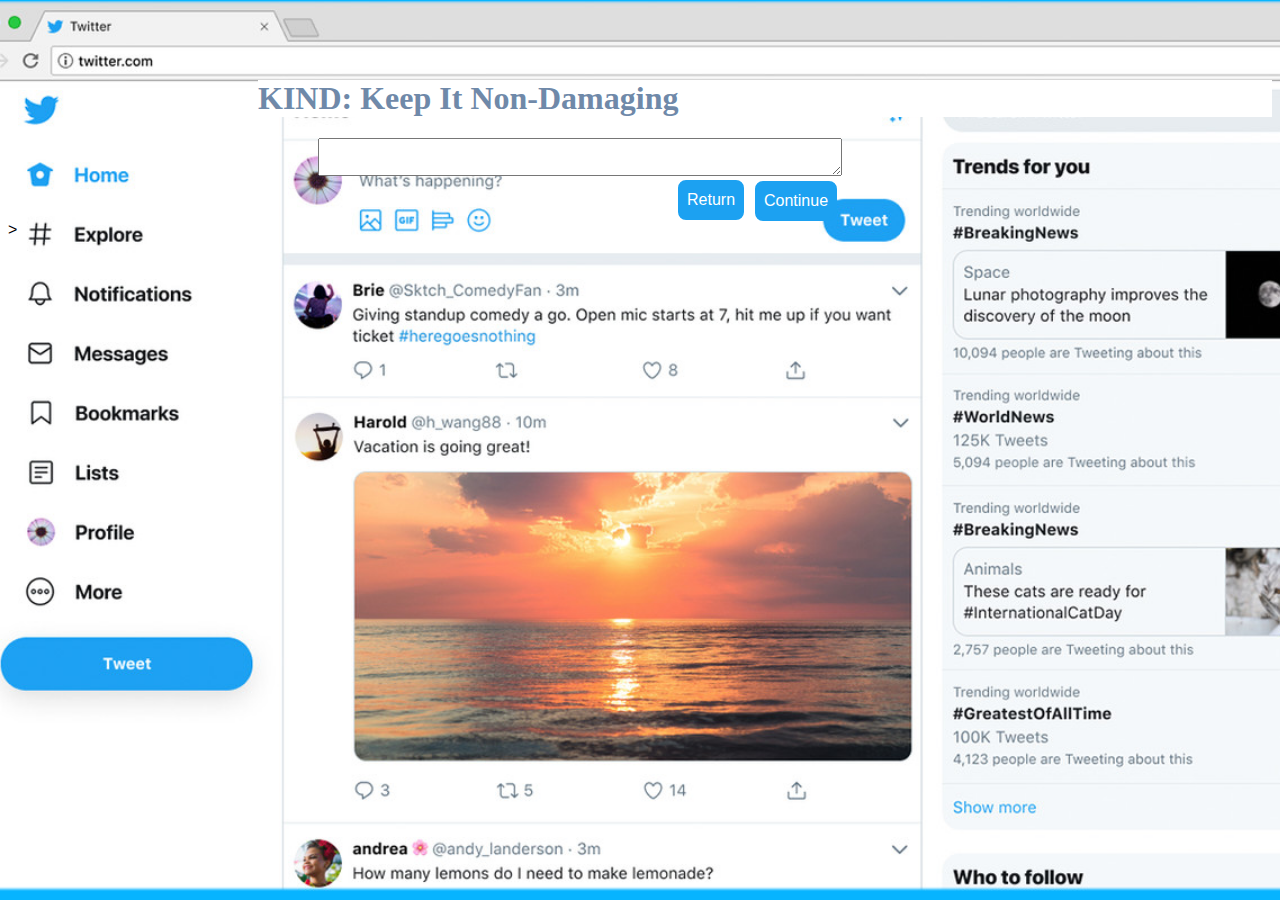
<file: index.html>
<!DOCTYPE html>
<html>
  <head>
    <meta charset="UTF-8">
    <link rel="stylesheet" href="css/styles.css">
    <meta name="viewport" content="width=device-width,initial-scale=1">
    <link rel='icon' href='favicon.ico' type='image/x-icon'>
    <title>Kind: Demo</title>
    <script type="text/javascript" src="js/index.js"></script>
  </head>
  <style>
    body {
      background-image: url('img/twitter.jpeg');
      background-repeat: no-repeat;
      background-attachment: fixed;  
      background-size: cover;
    }
    </style>
    <body>
  <body> 
    <h1>KIND: Keep It Non-Damaging</h1> 

 <form>
    <textarea input type="text" name="inputBox" placeholder="Type your hurtful sentence here">
    </textarea>
    <div class="reset-button">
    <!-- RESET BUTTON THAT DELETES TEXT IN TEXTAREA -->
    <button type="reset" value="Reset">Return</button>
    </div>
  </form>

        
    <div class="buttons">
      <div class="continue-button">
      <button id="clickMe">Continue</button>
      </div>
    </div>

    <!-- The Modal -->
    <div id="myModal" class="modal">

      <!-- Modal content -->
      <div class="modal-content">
        <div class="modal-header">
          <span class="close">&times;</span>
          <h2></h2>
        </div>
        <div class="modal-body">
          <!-- <p>Some text in the Modal Body</p> -->
          <p>I am <span class="bigger">AWARE</span> that my message may seriously <span class="bigger">HURT</span> @Blah</p>
          <button id="modalButton">Return</button>
          <button id="modalButton">Continue</button>
        </div>
        <!-- <div class="modal-footer">
          <h3>Modal Footer</h3>
        </div> -->
      </div>
    </div>>
  </body>
</html>
</file>
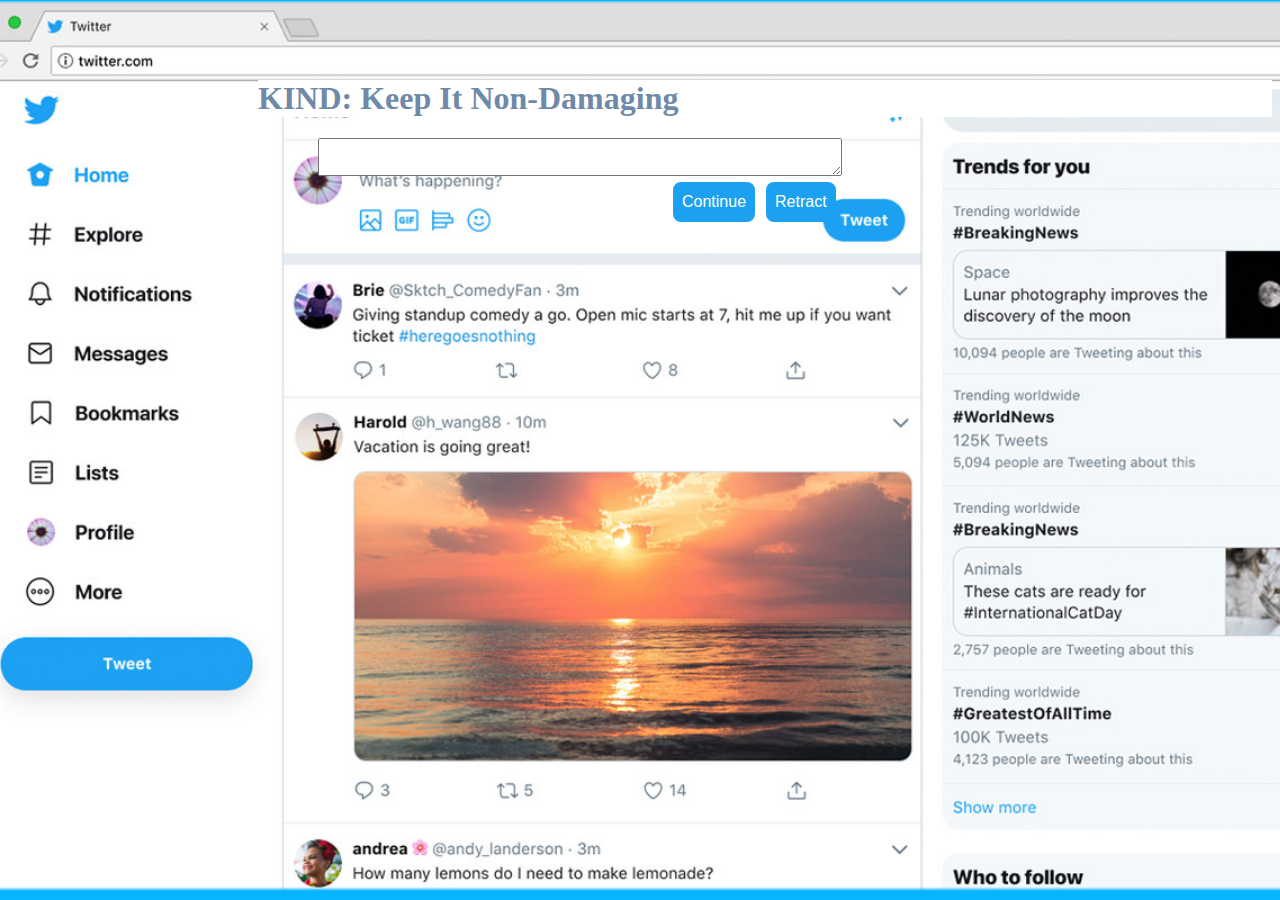
<file: dev_feb_12/index.html>
<!DOCTYPE html>
<html>
  <head>
    <meta charset="UTF-8">
    <link rel="stylesheet" href="css/styles.css">
    <meta name="viewport" content="width=device-width,initial-scale=1">
    <link rel='icon' href='favicon.ico' type='image/x-icon'>
    <title>Kind: Demo</title>
    <script src="https://ajax.googleapis.com/ajax/libs/jquery/2.1.1/jquery.min.js"></script>
    <script type="text/javascript" src="js/index.js"></script>
  </head>
  <style>
    body {
      background-image: url('img/twitter.jpeg');
      background-repeat: no-repeat;
      background-attachment: fixed;  
      background-size: cover;
    }
    </style>
    <body>
  <body> 
    <h1>KIND: Keep It Non-Damaging</h1> 
 
    <form>
      <textarea  id="inputarea" input type="text" name="inputBox" placeholder="Type your hurtful sentence here">
      </textarea>
      <!-- RESET BUTTON THAT DELETES TEXT IN TEXTAREA -->
        <div class="retract-button"><button type="reset" value="Reset">Retract</button></div>
    </form>
    
        
    <div class="buttons">
      
      <div class="continue-button"><button id="clickMe">Continue</button></div>
    
    </div>

    <!-- ================================================= -->
    <!-- The Modal -->
    <div id="myModal" class="modal">

      <!-- Modal content -->
      <div class="modal-content">
        <div class="modal-header">
          <span class="close">&times;</span>
          <h2></h2>
        </div>
        <div class="modal-body">
          <!-- <p>Some text in the Modal Body</p> -->
          <p id="modaltext">Are you <span class="bigger">SURE</span> you want to say  <span class="bigger">________</span> to @Blah</p>
          <button id="modalReturn">Retract</button>
          <button id="modalContinue">Continue</button>
        </div>
        <!-- <div class="modal-footer">
          <h3>Modal Footer</h3>
        </div> -->
      </div>
    </div>

    <!-- ================================================= -->
    <!-- Second Warning -->
    <div id="secondModal" class="modal">

      <!-- Modal content -->
      <div class="modal-content">
        <!-- <div class="modal-header">
          <span class="close">&times;</span>
        </div> -->
        <div class="modal-body">
          <!-- <p>Some text in the Modal Body</p> -->
          <p>I'm <span class="bigger">AWARE</span> that my message my seriously <span class="bigger">HURT</span> @Blah's feelings</p>
          <button id='secondreturn'>Retract</button>
          <button id="secondcontinue" style="display: none">Continue</button>
        </div>

      <!-- Second Warning -->
    <div id="thirdModal" class="modal">

      <!-- Modal content -->
      <div class="modal-content">
        <!-- <div class="modal-header">
          <span class="close">&times;</span>
        </div> -->
        <div class="modal-body">
          <!-- <p>Some text in the Modal Body</p> -->
          <p>I <span class="bigger">ACCEPT</span> responsibility for my words</p>
          <button id='thirdreturn'>Retract</button>
          <button id="thirdcontinue" style="display: none">Continue</button>
        </div>
        <!-- <div class="modal-footer">
          <h3>Modal Footer</h3>
        </div> -->
      </div>
    </div>

    <!-- ================================================= -->
    <!-- Third Warning -->
    <div id="thirdModal" class="modal">

      <!-- Modal content -->
      <div class="modal-content">
        <!-- <div class="modal-header">
          <span class="close">&times;</span>
        </div> -->
        <div class="modal-body">
          <!-- <p>Some text in the Modal Body</p> -->
          <p>This is your second warming! You "sure" sure?</p>
          <button id='thirdReturn'>Return</button>
          <button id="thirdContinue" style="display: none">Continue</button>
        </div>
        <!-- <div class="modal-footer">
          <h3>Modal Footer</h3>
        </div> -->
      </div>
    </div>

  </body>
</html>
</file>
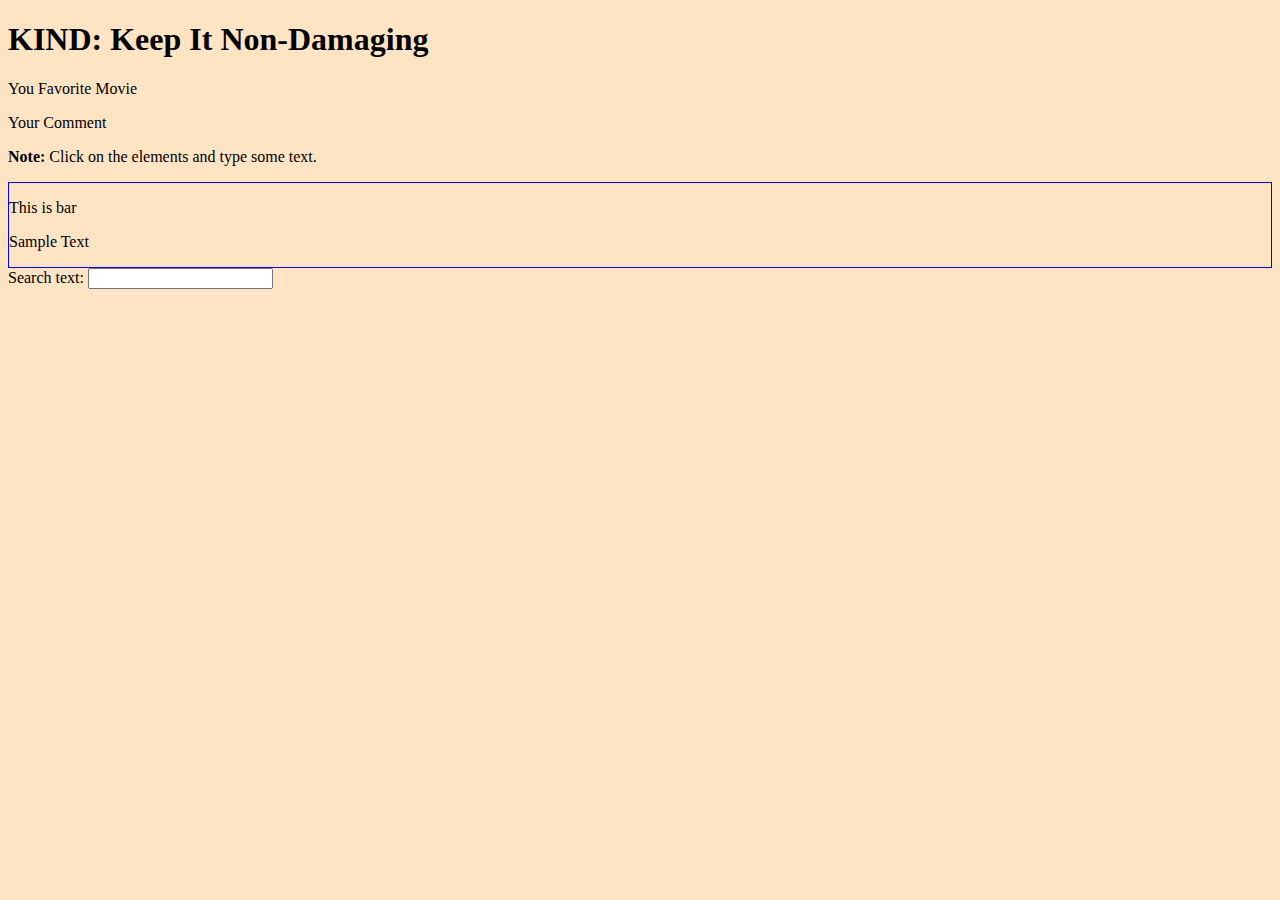
<file: playground/index.html>
<!DOCTYPE html>
<html>
  <head>
    <meta charset="UTF-8">
    <link rel="stylesheet" href="css/styles.css">
    <meta name="viewport" content="width=device-width,initial-scale=1">
    <link rel='icon' href='favicon.ico' type='image/x-icon'>
    <title>Kind: Demo</title>
    <!-- <scrip src="jquery-3.4.1.js"></scrip> -->
    <script src="https://ajax.googleapis.com/ajax/libs/jquery/2.1.1/jquery.min.js"></script>
    <script type="text/javascript" src="js/index.js"></script>
  </head>
  <style>
    body {
      background-color: bisque;
    }
    </style>
    <body>
  <body> 
    <h1>KIND: Keep It Non-Damaging</h1> 

    <div contentEditable="true">You Favorite Movie</div>
    <p contentEditable="true">Your Comment</p>
    <p><strong>Note:</strong> Click on the elements and type some text.</p>

    <div id="parent">
      <div contenteditable="true" id="test">
      <p>This is bar</p>
      <p>Sample Text</p>
      </div>
    </div>
      Search text: <input type="text" id="keyWord" />

  </body>
</html>
</file>
<file: css/styles.css>
body{
    color:black;
}
textarea {
    margin-left: 310px;
    color: blue;
    width: 41%;
    height: 30%;
    font-family: "Helvetica Neue";
    font-size: 13px;
    font-weight: bold;
}

h1{
    font-family: "Helvetica Neue";
    color: #6F89A9;
    margin-top: 80px;
    margin-left: 250px;
    background-color: white;

}
button{
    font-size: 16px;
    color:white;
    border-radius: 8px;
    border: solid rgb(28,161,241) ;
    background-color: rgb(28,161,241);
    height: 40px;
}
.reset-button{
    margin-top: 0px;
    margin-left: 670px;
    color: "00ACEE";
}
.continue-button{
    margin-top: -39px;
    margin-left: 747px;
    color: "00ACEE";
}
/* .buttons{
    margin-top: -1px;
    margin-left: 655px;
    color: "00ACEE";

} */
.button{
    margin-top: -1px;
    margin-left: 655px;
    color: "00ACEE";

}
h2{
    margin-top: 0px;
}

/* Modal Box CSS */
/*
https://www.w3schools.com/howto/howto_css_modals.asp
*/
body {font-family: Arial, Helvetica, sans-serif;}

/* The Modal (background) */
.modal {
  display: none; /* Hidden by default */
  position: fixed; /* Stay in place */
  z-index: 1; /* Sit on top */
  padding-top: 100px; /* Location of the box */
  left: 0;
  top: 0;
  width: 100%; /* Full width */
  height: 100%; /* Full height */
  overflow: auto; /* Enable scroll if needed */
  background-color: rgb(0,0,0); /* Fallback color */
  background-color: rgba(0,0,0,0.4); /* Black w/ opacity */
  
}

/* Modal Header */
.modal-header {
    padding: 2px 16px;
    background-color: #B5C4D4;
    color: white;
    height: 30px;
}
  
/* Modal Body */
.modal-body {padding: 2px 16px;}

/* Modal Footer */
.modal-footer {
    padding: 2px 16px;
    background-color: #B5C4D4;
    color: white;
    height: 30px;
}

/* Modal Content */
.modal-content {
    position: relative;
    background-color: #F3E2BC;
    margin: auto;
    padding: 0;
    border: 1px solid #888;
    width: 40%;
    border-radius: 8px;
    box-shadow: 0 4px 8px 0 rgba(0,0,0,0.2),0 6px 20px 0 rgba(0,0,0,0.19);
    animation-name: animatetop;
    animation-duration: 0.4s;
    padding-bottom: 15px;
}

/* Add Animation */
@keyframes animatetop {
    from {top: -300px; opacity: 0}
    to {top: 0; opacity: 1}
}

/* The Close Button */
.close {
  color: #aaaaaa;
  float: right;
  font-size: 28px;
  font-weight: bold;
}

.close:hover,
.close:focus {
  color: #000;
  text-decoration: none;
  cursor: pointer;
}

.bigger { 
    font-size: 20px; 
    font-weight: bold;
}
</file>
<file: dev_feb_12/css/styles.css>
body{
    color:black;
}
textarea {
    margin-left: 310px;
    color: blue;
    width: 41%;
    height: 30%;
    font-family: "Helvetica Neue";
    font-size: 13px;
    font-weight: bold;
}

h1{
    font-family: "Helvetica Neue";
    color: #6F89A9;
    margin-top: 80px;
    margin-left: 250px;
    background-color: white;

}
button{
    font-size: 16px;
    color:white;
    border-radius: 8px;
    border: solid rgb(28,161,241) ;
    background-color: rgb(28,161,241);
    height: 40px;
}
.buttons{
    margin-top: -1px;
    margin-left: 655px;
    color: "00ACEE";

}
.button{
    margin-top: -1px;
    margin-left: 655px;
    color: "00ACEE";

}
.retract-button{
    margin-left:758px;
    margin-top:2px;
}
.continue-button{
    margin-left:10px;
    margin-top:-40px;
}
h2{
    margin-top: 0px;
}

/* Modal Box CSS */
/*
https://www.w3schools.com/howto/howto_css_modals.asp
*/
body {font-family: Arial, Helvetica, sans-serif;}

/* The Modal (background) */
.modal {
  display: none; /* Hidden by default */
  position: fixed; /* Stay in place */
  z-index: 1; /* Sit on top */
  padding-top: 100px; /* Location of the box */
  left: 0;
  top: 0;
  width: 100%; /* Full width */
  height: 100%; /* Full height  */
  overflow: auto; /* Enable scroll if needed */
  background-color: rgb(0,0,0); /* Fallback color */
  background-color: rgba(0,0,0,0.4); /* Black w/ opacity */
  
}

/* Modal Header */
.modal-header {
    padding: 2px 16px;
    background-color: #B5C4D4;
    color: white;
    height: 30px;
}
  
/* Modal Body */
.modal-body {padding: 2px 16px;}

/* Modal Footer */
.modal-footer {
    padding: 2px 16px;
    background-color: #B5C4D4;
    color: white;
    height: 30px;
}

/* Modal Content */
.modal-content {
    position: relative;
    background-color: #F3E2BC;
    margin: auto;
    padding: 0;
    border: 1px solid #888;
    width: 40%;
    border-radius: 8px;
    box-shadow: 0 4px 8px 0 rgba(0,0,0,0.2),0 6px 20px 0 rgba(0,0,0,0.19);
    animation-name: animatetop;
    animation-duration: 0.4s;
    padding-bottom: 15px;
}

/* Add Animation */
@keyframes animatetop {
    from {top: -300px; opacity: 0}
    to {top: 0; opacity: 1}
}

/* The Close Button */
.close {
  color: #aaaaaa;
  float: right;
  font-size: 28px;
  font-weight: bold;
}

.close:hover,
.close:focus {
  color: #000;
  text-decoration: none;
  cursor: pointer;
}

.bigger { 
    font-size: 20px; 
    font-weight: bold;
    color:red;
}
/* Color to highlight word */
.highlight {
    background-color: yellow;
  }
</file>
<file: playground/css/styles.css>
.highlight{
    background: red;
  }
  #test{
    border: 1px solid blue;
  }
</file>
